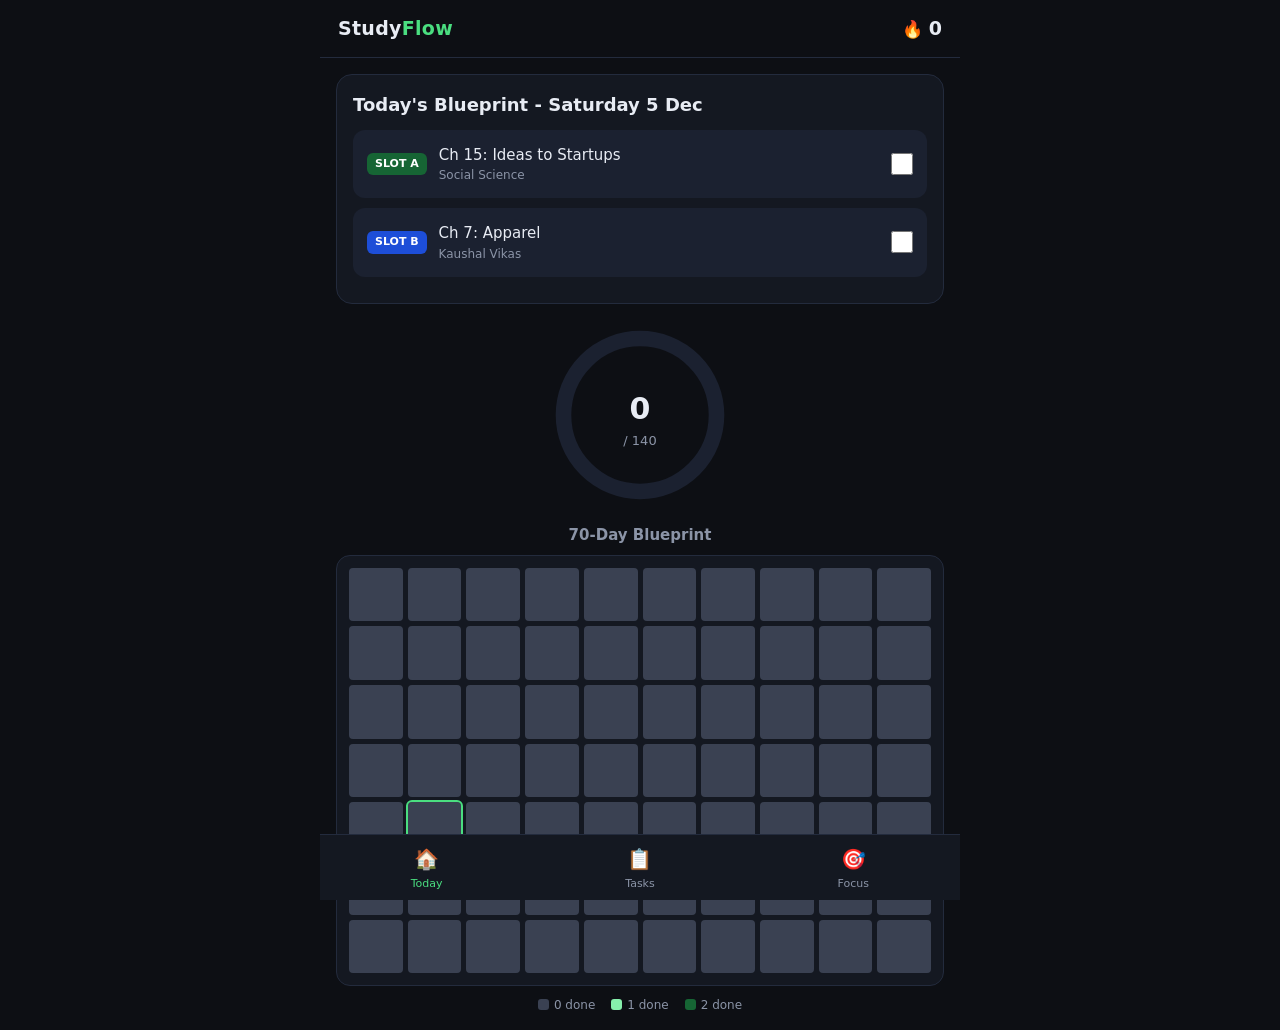
<file: index.html>
<!DOCTYPE html>
<html lang="en">
<head>
<meta charset="UTF-8">
<meta name="viewport" content="width=device-width, initial-scale=1, viewport-fit=cover">
<meta name="theme-color" content="#0D0F14">
<title>StudyFlow</title>
<link rel="manifest" href="manifest.webmanifest">
<link rel="stylesheet" href="base.css">
<link rel="stylesheet" href="dashboard.css">
<link rel="stylesheet" href="focusroom.css">
<link rel="icon" href="icons/icon-192.png">
</head>
<body>

<header id="app-header">
  <div class="brand">Study<span>Flow</span></div>
  <div id="streak-box" title="Consecutive days with both slots done">&#128293; <b id="streak-count">0</b></div>
</header>

<main>
  <!-- TAB 1: FOCUS DASHBOARD -->
  <section id="tab-dashboard" class="tab active">
    <div id="today-card">
      <h2 id="today-heading">Today's Blueprint</h2>
      <div id="today-slots"></div>
    </div>
    <div id="ring-wrap">
      <svg id="ring" viewBox="0 0 120 120">
        <circle class="ring-bg" cx="60" cy="60" r="54"/>
        <circle class="ring-fg" cx="60" cy="60" r="54" id="ring-fg"/>
      </svg>
      <div id="ring-label"><b id="ring-count">0</b><span>/ 140</span></div>
    </div>
    <h3 class="grid-title">70-Day Blueprint</h3>
    <div id="progress-grid"></div>
    <p class="grid-legend">
      <span><i class="lg g0"></i>0 done</span><span><i class="lg g1"></i>1 done</span><span><i class="lg g2"></i>2 done</span>
    </p>
  </section>

  <!-- TAB 2: TASK MANAGER & CAPTURE -->
  <section id="tab-tasks" class="tab">
    <form id="task-form">
      <div class="task-input-row">
        <input id="task-input" type="text" placeholder="Add homework, practical, idea..." autocomplete="off">
        <button type="button" id="mic-btn" title="Voice capture">&#127908;</button>
        <button type="submit" id="add-btn">&#65291;</button>
      </div>
      <div class="task-flags">
        <label><input type="checkbox" id="flag-due"> Due today</label>
        <label><input type="checkbox" id="flag-urgent"> &#128308; Urgent</label>
      </div>
    </form>

    <div id="vault" hidden>
      <h3>&#128230; Sunday Backlog Vault</h3>
      <p class="vault-sub">Incomplete items from this week. Clear them to reset.</p>
      <div id="vault-list"></div>
    </div>

    <input id="task-search" type="search" placeholder="Search tasks...">
    <div id="filter-chips">
      <button class="chip active" data-f="all">All</button>
      <button class="chip" data-f="pending">Pending</button>
      <button class="chip" data-f="due">Due Today</button>
      <button class="chip" data-f="urgent">Urgent</button>
      <button class="chip" data-f="done">Done</button>
    </div>
    <ul id="task-list"></ul>
  </section>

  <!-- TAB 3: FOCUS ROOM -->
  <section id="tab-focus" class="tab">
    <div id="focus-stage">
      <div class="focus-top">
        <select id="slot-link" title="Link to today's blueprint slot"></select>
        <div class="toggles">
          <button id="mode-toggle" class="mini-btn">&#9201; Pomodoro</button>
          <button id="strict-toggle" class="mini-btn">&#128994; Normal</button>
          <button id="audio-btn" class="mini-btn">&#128263; Audio</button>
          <button id="zen-btn" class="mini-btn">&#129496; Zen</button>
        </div>
      </div>

      <div id="timer-wrap">
        <svg id="timer-svg" viewBox="0 0 240 240">
          <circle class="timer-bg" cx="120" cy="120" r="104"/>
          <circle class="timer-fg" cx="120" cy="120" r="104" id="timer-fg"/>
        </svg>
        <div id="timer-display">25:00</div>
      </div>

      <select id="pomo-minutes">
        <option value="15">15 min</option>
        <option value="25" selected>25 min</option>
        <option value="45">45 min</option>
      </select>

      <div class="timer-controls">
        <button id="start-btn" class="big-btn">&#9654; Start</button>
        <button id="pause-btn" class="big-btn">&#9208; Pause</button>
        <button id="reset-btn" class="big-btn">&#8634; Reset</button>
      </div>
      <p id="focus-status"></p>

      <textarea id="scratchpad" placeholder="Scratchpad - jot formulas &amp; rough notes here (auto-saved)..." rows="5"></textarea>
    </div>
  </section>
</main>

<nav id="tabbar">
  <button class="tab-btn active" data-tab="dashboard">&#127968;<span>Today</span></button>
  <button class="tab-btn" data-tab="tasks">&#128203;<span>Tasks</span></button>
  <button class="tab-btn" data-tab="focus">&#127919;<span>Focus</span></button>
</nav>

<script type="module" src="js/app.js"></script>
</body>
</html>
</file>
<file: base.css>
:root{
  --bg:#0D0F14; --bg2:#141821; --bg3:#1B2130;
  --tx:#E8ECF4; --tx2:#8B94A7; --ac:#4ADE80; --ac2:#166534;
  --red:#F87171; --amber:#FBBF24; --line:#232B3D;
}
*{box-sizing:border-box;margin:0;padding:0;-webkit-tap-highlight-color:transparent}
html,body{height:100%}
body{
  background:var(--bg);color:var(--tx);
  font:15px/1.5 system-ui,-apple-system,"Segoe UI",Roboto,sans-serif;
  display:flex;flex-direction:column;max-width:640px;margin:0 auto;
  padding-bottom:72px;
}
#app-header{
  display:flex;justify-content:space-between;align-items:center;
  padding:14px 18px;border-bottom:1px solid var(--line);
  position:sticky;top:0;background:var(--bg);z-index:5;
}
.brand{font-weight:800;font-size:19px;letter-spacing:.3px}
.brand span{color:var(--ac)}
#streak-box{font-size:17px;color:var(--amber)}
#streak-box b{color:var(--tx);font-size:19px}
main{flex:1;padding:16px}
.tab{display:none}
.tab.active{display:block;animation:fade .25s ease}
@keyframes fade{from{opacity:0;transform:translateY(6px)}to{opacity:1}}
h2{font-size:18px;margin-bottom:10px}
h3{font-size:15px;color:var(--tx2);margin:18px 0 8px}
button{cursor:pointer;border:none;border-radius:10px;font:inherit;color:var(--tx);background:var(--bg3)}
input,select,textarea{
  background:var(--bg2);border:1px solid var(--line);color:var(--tx);
  border-radius:10px;padding:11px 12px;font:inherit;width:100%;
}
textarea{resize:vertical}
#tabbar{
  position:fixed;bottom:0;left:0;right:0;display:flex;
  background:var(--bg2);border-top:1px solid var(--line);
  max-width:640px;margin:0 auto;z-index:10;
}
.tab-btn{
  flex:1;background:none;color:var(--tx2);padding:9px 0 8px;
  font-size:20px;border-radius:0;display:flex;flex-direction:column;align-items:center;gap:2px;
}
.tab-btn span{font-size:11px}
.tab-btn.active{color:var(--ac)}
body.zen #app-header,body.zen #tabbar{display:none}
body.zen main{padding:0}
body.zen #tab-focus{display:block}
body.zen #focus-stage{min-height:100vh;border:none;padding-top:40px}
body.zen .focus-top .toggles{flex-wrap:wrap}
</file>
<file: dashboard.css>
#today-card{background:var(--bg2);border:1px solid var(--line);border-radius:16px;padding:16px}
#today-heading{margin-bottom:12px}
.slot{
  display:flex;align-items:center;gap:12px;background:var(--bg3);
  border-radius:12px;padding:13px;margin-bottom:10px;border:1px solid transparent;
}
.slot.done{border-color:var(--ac2);opacity:.65}
.slot .tag{
  font-size:11px;font-weight:700;padding:3px 8px;border-radius:6px;
  background:var(--ac2);color:#fff;flex-shrink:0;
}
.slot .tag.b{background:#1D4ED8}
.slot .info{flex:1}
.slot .sub{font-size:12px;color:var(--tx2)}
.slot input[type=checkbox]{width:22px;height:22px;accent-color:var(--ac);flex-shrink:0}
.rest-day{background:var(--bg3);border-radius:12px;padding:16px;text-align:center;color:var(--tx2)}
#ring-wrap{position:relative;width:170px;margin:26px auto 6px}
#ring{width:100%;transform:rotate(-90deg)}
.ring-bg{fill:none;stroke:var(--bg3);stroke-width:11}
.ring-fg{fill:none;stroke:var(--ac);stroke-width:11;stroke-linecap:round;
  stroke-dasharray:339.29;stroke-dashoffset:339.29;transition:stroke-dashoffset .6s ease}
#ring-label{position:absolute;inset:0;display:flex;align-items:center;justify-content:center;flex-direction:column}
#ring-label b{font-size:30px}
#ring-label span{color:var(--tx2);font-size:13px}
.grid-title{text-align:center}
#progress-grid{
  display:grid;grid-template-columns:repeat(10,1fr);gap:5px;
  background:var(--bg2);border:1px solid var(--line);border-radius:14px;padding:12px;
}
.blk{aspect-ratio:1;border-radius:4px;background:#3A4152}
.blk.g1{background:#86EFAC}
.blk.g2{background:#166534}
.blk.today{outline:2px solid var(--ac)}
.grid-legend{display:flex;justify-content:center;gap:16px;margin-top:10px;font-size:12px;color:var(--tx2)}
.lg{display:inline-block;width:11px;height:11px;border-radius:3px;margin-right:5px;vertical-align:-1px}
.lg.g0{background:#3A4152}.lg.g1{background:#86EFAC}.lg.g2{background:#166534}
</file>
<file: focusroom.css>
.task-input-row{display:flex;gap:8px}
#task-input{flex:1}
#mic-btn,#add-btn{width:46px;font-size:19px;flex-shrink:0}
#mic-btn.listening{background:var(--red);animation:pulse 1s infinite}
@keyframes pulse{50%{opacity:.55}}
.task-flags{display:flex;gap:16px;margin-top:8px;font-size:13px;color:var(--tx2)}
.task-flags input{width:auto;margin-right:5px;accent-color:var(--ac)}
#task-search{margin:16px 0 10px}
#filter-chips{display:flex;gap:8px;overflow-x:auto;padding-bottom:4px}
.chip{padding:6px 13px;font-size:13px;white-space:nowrap;color:var(--tx2)}
.chip.active{background:var(--ac2);color:#fff}
#task-list{list-style:none;margin-top:12px}
#task-list li{
  display:flex;align-items:center;gap:10px;background:var(--bg2);
  border:1px solid var(--line);border-radius:12px;padding:12px;margin-bottom:8px;
}
#task-list li.done .txt{text-decoration:line-through;color:var(--tx2)}
#task-list .txt{flex:1}
#task-list .meta{font-size:11px;color:var(--tx2)}
#task-list .del{background:none;color:var(--tx2);font-size:16px;padding:4px 8px}
.badge{font-size:10px;font-weight:700;padding:2px 7px;border-radius:5px}
.badge.u{background:#7F1D1D;color:#FCA5A5}
.badge.d{background:#1E3A8A;color:#93C5FD}
#vault{background:#1A1206;border:1px solid #4A3410;border-radius:14px;padding:14px;margin-top:18px}
#vault h3{color:var(--amber);margin-top:0}
.vault-sub{font-size:12px;color:var(--tx2);margin-bottom:10px}
#vault-list .slot{background:#241A09}
#focus-stage{background:var(--bg2);border:1px solid var(--line);border-radius:18px;padding:18px}
.focus-top{display:flex;flex-direction:column;gap:10px;margin-bottom:14px}
.toggles{display:flex;gap:7px;flex-wrap:wrap}
.mini-btn{padding:7px 11px;font-size:13px;flex:1;white-space:nowrap}
.mini-btn.on{background:var(--ac2);color:#fff}
#timer-wrap{position:relative;width:min(260px,72vw);margin:8px auto}
#timer-svg{width:100%;transform:rotate(-90deg)}
.timer-bg{fill:none;stroke:var(--bg3);stroke-width:13}
.timer-fg{fill:none;stroke:var(--ac);stroke-width:13;stroke-linecap:round;
  stroke-dasharray:653.45;stroke-dashoffset:0;transition:stroke-dashoffset .3s linear}
#timer-display{
  position:absolute;inset:0;display:flex;align-items:center;justify-content:center;
  font-size:44px;font-weight:700;font-variant-numeric:tabular-nums;
}
#pomo-minutes{margin:6px auto 12px;display:block;width:130px;text-align:center}
.timer-controls{display:flex;gap:9px}
.big-btn{flex:1;padding:13px;font-size:15px;font-weight:600}
#start-btn{background:var(--ac2);color:#fff}
#pause-btn[hidden]{display:none}
#focus-status{text-align:center;font-size:13px;color:var(--tx2);min-height:20px;margin:10px 0}
#scratchpad{margin-top:6px}
.strict-banner{color:var(--red)!important;font-weight:600}
</file>
